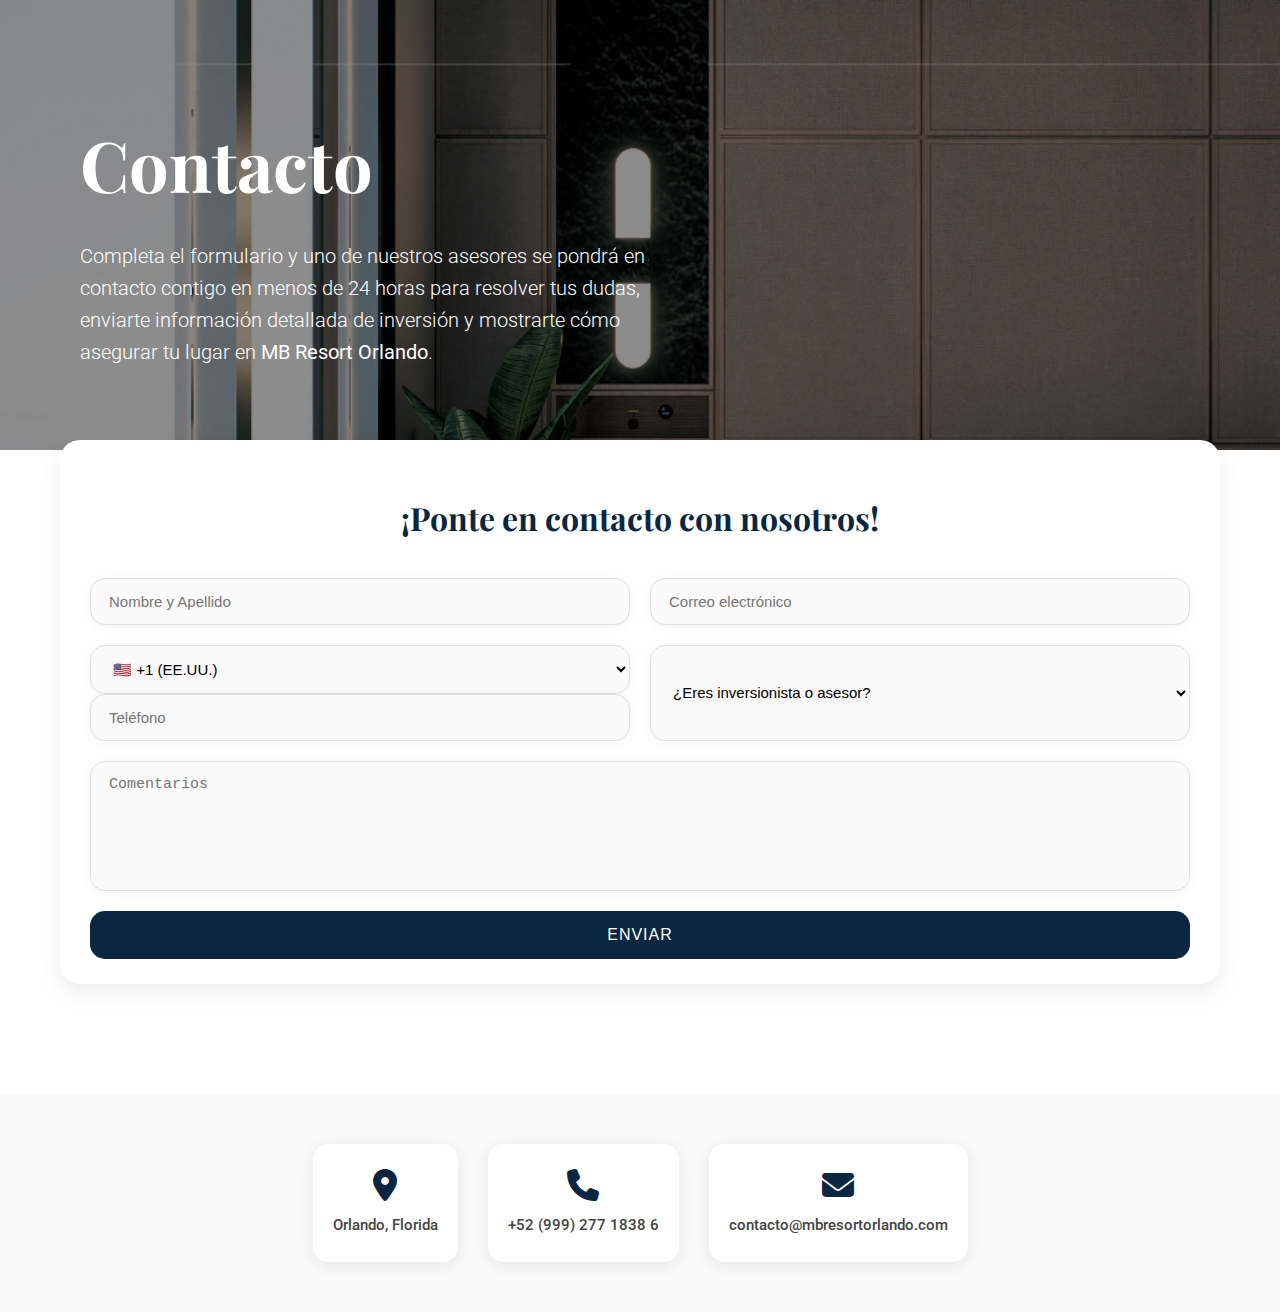
<file: contacto.html>
<!DOCTYPE html>
<html lang="es">
<head>
  <meta charset="UTF-8">
  <meta name="viewport" content="width=device-width, initial-scale=1.0">
  <title>Contacto - MB Resort</title>
  <link rel="stylesheet" href="css/contacto.css">
  <link href="https://fonts.googleapis.com/css2?family=Playfair+Display:wght@600&family=Roboto&display=swap" rel="stylesheet">
  <link rel="stylesheet" href="https://cdnjs.cloudflare.com/ajax/libs/font-awesome/6.4.0/css/all.min.css">
</head>
<body>
  <header class="contacto-header">
    <div class="overlay"></div>
    <div class="header-text">
      <h1>Contacto</h1>
      <p>
        Completa el formulario y uno de nuestros asesores se pondrá en contacto contigo en menos de 24 horas para resolver tus dudas, enviarte información detallada de inversión y mostrarte cómo asegurar tu lugar en <strong>MB Resort Orlando</strong>.
      </p>
    </div>
  </header>

  <section class="contacto-formulario">
    <h2>¡Ponte en contacto con nosotros!</h2>
    <form class="formulario" action="process/contacto.php" method="POST">      
      <input type="text" name="nombre" placeholder="Nombre y Apellido" required>
      <input type="email" name="correo" placeholder="Correo electrónico" required>

      <div class="telefono-group">
        <select id="countryCode" name="codigo" required>
          <option value="+1">🇺🇸 +1 (EE.UU.)</option>
          <option value="+52">🇲🇽 +52 (México)</option>
          <option value="+54">🇦🇷 +54 (Argentina)</option>
          <option value="+34">🇪🇸 +34 (España)</option>
        </select>
        <input type="tel" id="phone" name="telefono" placeholder="Teléfono" required>
      </div>

      <select name="tipo" required>
        <option value="">¿Eres inversionista o asesor?</option>
        <option value="inversionista">Inversionista</option>
        <option value="asesor">Asesor</option>
      </select>

      <textarea name="comentarios" placeholder="Comentarios"></textarea>
      <button type="submit">Enviar</button>
    </form>
  </section>

  <footer class="contacto-info">
    <div class="info-item">
      <i class="fas fa-map-marker-alt"></i>
      <p>Orlando, Florida</p>
    </div>
    <div class="info-item">
      <i class="fas fa-phone"></i>
      <p>+52 (999) 277 1838 6</p>
    </div>
    <div class="info-item">
      <i class="fas fa-envelope"></i>
      <p>contacto@mbresortorlando.com</p>
    </div>
  </footer>
</body>
</html>
</file>
<file: css/contacto.css>
body {
  margin: 0;
  font-family: 'Roboto', sans-serif;
  color: #444;
  background: #fff;
  line-height: 1.6;
}

.contacto-header {
  position: relative;
  background: url('../img/contact.png') top/cover no-repeat;
  height: 450px; 
  display: flex;
  align-items: center;
  justify-content: flex-start; 
  padding-left: 60px; 
  text-align: left;
  color: #fff;
  background-attachment: fixed; 
}

.contacto-header .overlay {
  position: absolute;
  top: 0; left: 0;
  width: 100%; height: 100%;
  background: rgba(0, 0, 0, 0.45);
}

.contacto-header .header-text {
  position: relative;
  z-index: 1;
  max-width: 600px;
  padding: 20px;
}

.contacto-header h1 {
  font-family: 'Playfair Display', serif;
  font-size: 70px;
  margin-bottom: 15px;
}

.contacto-header p {
  font-size: 20px;
  font-weight: 300;
}

.contacto-formulario {
  max-width: 1100px;
  margin: 40px auto 60px auto;
  padding: 25px 30px;
  text-align: center;
  background: #fff;
  border-radius: 20px;
  box-shadow: 0px 8px 25px rgba(0,0,0,0.08);
  position: relative;
  top: -50px;
  transition: transform 0.5s ease-out;
}

.contacto-formulario h2 {
  font-family: 'Playfair Display', serif;
  font-size: 32px;
  margin-bottom: 35px;
  color: #0a2640;
}

.formulario {
  display: grid;
  grid-template-columns: 1fr 1fr;
  gap: 20px;
}

.formulario input,
.formulario select,
.formulario textarea {
  padding: 14px 18px;
  border: 1px solid #e0e0e0;
  border-radius: 15px;
  font-size: 15px;
  width: 100%;
  box-sizing: border-box;
  background: #fafafa;
  box-shadow: 0px 2px 10px rgba(0,0,0,0.05);
  transition: all 0.3s ease-in-out;
}

.formulario input:focus,
.formulario select:focus,
.formulario textarea:focus {
  border-color: #0a2640;
  box-shadow: 0px 5px 15px rgba(0,0,0,0.1);
  outline: none;
}

textarea {
  grid-column: 1 / span 2;
  resize: none;
  height: 130px;
}

button {
  grid-column: 1 / span 2;
  background: #0a2640;
  color: #fff;
  border: none;
  padding: 15px;
  font-size: 16px;
  text-transform: uppercase;
  cursor: pointer;
  border-radius: 15px;
  transition: all 0.4s ease-in-out;
  letter-spacing: 1px;
}

button:hover {
  background: #08365a;
  transform: scale(1.05) translateY(-2px);
  box-shadow: 0px 6px 12px rgba(0,0,0,0.2);
}

.contacto-info {
  background: #f9f9f9;
  padding: 50px 20px;
  display: flex;
  justify-content: center;
  gap: 30px;
  flex-wrap: wrap;
}

.info-item {
  background: #fff;
  padding: 25px 20px;
  border-radius: 15px;
  box-shadow: 0px 3px 15px rgba(0,0,0,0.08);
  text-align: center;
  max-width: 220px;
  transition: transform 0.4s ease, box-shadow 0.4s ease;
}

.info-item:hover {
  transform: translateY(-8px);
  box-shadow: 0px 8px 20px rgba(0,0,0,0.15);
}

.info-item i {
  font-size: 32px;
  color: #0a2640;
  margin-bottom: 12px;
}

.info-item p {
  margin: 0;
  font-size: 15px;
  font-weight: 500;
}

.error-message {
  color: #ff4d4f;
  font-size: 13px;
  margin-top: 4px;
  text-align: left;
}

input.error, select.error, textarea.error {
  border-color: #ff4d4f;
  box-shadow: 0 0 5px rgba(255, 77, 79, 0.5);
}

input.valid, select.valid, textarea.valid {
  border-color: #28a745;
  box-shadow: 0 0 5px rgba(40, 167, 69, 0.5);
}
</file>
